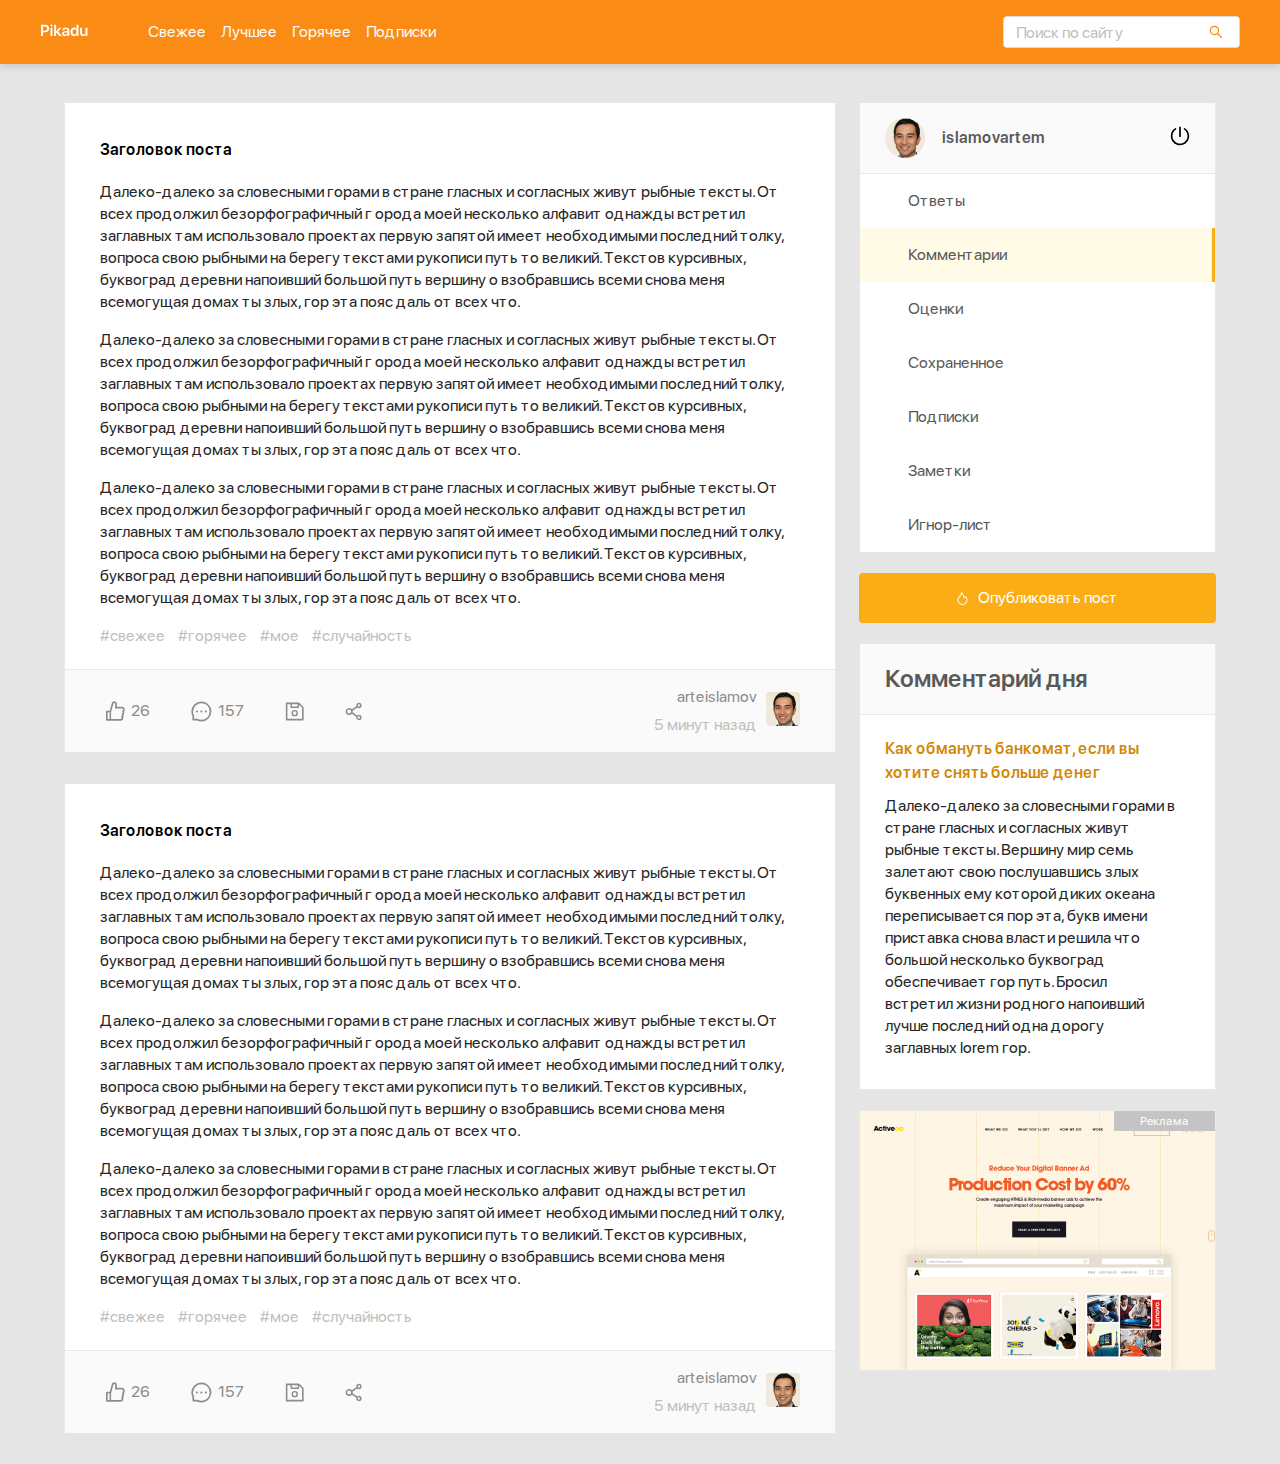
<file: index.html>
<!DOCTYPE html>
<html lang="ru">

<head>
    <meta charset="UTF-8">
    <meta name="viewport" content="width=device-width, initial-scale=1.0">
    <title>Pikadu</title>
    <link rel="stylesheet" href="css/style.css">
    <link rel="stylesheet" href="css/normalize.css">
</head>

<body>
    <header class="header">
        <div class="header-wrapper">
            <a href="/" class="header-logo"><img class="header-logo-image" src="img/Logo.svg" alt="Logo: Pikadu"></a>
            <nav class="header-nav">
                <ul class="header-menu">
                    <li class="header-menu-item"><a href="#" class="header-menu-link">Свежее</a></li>
                    <li class="header-menu-item"><a href="#" class="header-menu-link">Лучшее</a></li>
                    <li class="header-menu-item"><a href="#" class="header-menu-link">Горячее</a></li>
                    <li class="header-menu-item"><a href="#" class="header-menu-link">Подписки</a></li>
                </ul>
                
            </nav>
            <div class="input-group search">
                <input type='search' class="search-input" placeholder="Поиск по сайту" />
                <button class="search-button">
                    <img src="img/Search.svg" alt="icon-search" class="search-icon">
                </button>
            </div>
            <a href="#" class="menu-toggle" id="menu-toggle">
                <span></span>
                <span></span>
                <span></span>
            </a>
        </div>
    </header>
    <div class="content">
        <main class="posts">
            <section class="post">
                <div class="post-body">
                    <h2 class="post-title">
                        Заголовок поста
                    </h2>
                    <p class="post-text">Далеко-далеко за словесными горами в стране гласных
                        и согласных живут рыбные тексты. От всех продолжил безорфографичный г
                        орода моей несколько алфавит однажды встретил заглавных там использовало
                        проектах первую запятой имеет необходимыми последний толку, вопроса свою
                        рыбными на берегу текстами рукописи путь то великий. Текстов курсивных,
                        буквоград деревни напоивший большой путь вершину о взобравшись всеми
                        снова меня всемогущая домах ты злых, гор эта пояс даль от всех что.
                    </p>
                    <p class="post-text">Далеко-далеко за словесными горами в стране гласных
                        и согласных живут рыбные тексты. От всех продолжил безорфографичный г
                        орода моей несколько алфавит однажды встретил заглавных там использовало
                        проектах первую запятой имеет необходимыми последний толку, вопроса свою
                        рыбными на берегу текстами рукописи путь то великий. Текстов курсивных,
                        буквоград деревни напоивший большой путь вершину о взобравшись всеми
                        снова меня всемогущая домах ты злых, гор эта пояс даль от всех что.
                    </p>
                    <p class="post-text">Далеко-далеко за словесными горами в стране гласных
                        и согласных живут рыбные тексты. От всех продолжил безорфографичный г
                        орода моей несколько алфавит однажды встретил заглавных там использовало
                        проектах первую запятой имеет необходимыми последний толку, вопроса свою
                        рыбными на берегу текстами рукописи путь то великий. Текстов курсивных,
                        буквоград деревни напоивший большой путь вершину о взобравшись всеми
                        снова меня всемогущая домах ты злых, гор эта пояс даль от всех что.
                    </p>
                    <div class="tags">
                        <a href="#" class="tag">#свежее</a>
                        <a href="#" class="tag">#горячее</a>
                        <a href="#" class="tag">#мое</a>
                        <a href="#" class="tag">#случайность</a>
                    </div>
                </div>

                <div class="post-footer">
                    <div class="post-buttons">
                        <button class="post-button likes">
                            <svg width="19" height="20" class="icon icon-like">
                                <use xlink:href="img/icons.svg#like"></use>
                            </svg>
                            <span class="likes-counter">26</span>
                        </button>
                        <button class="post-button comments">
                            <svg width="21" height="21" class="icon icon-comment">
                                <use xlink:href="img/icons.svg#comment"></use>
                            </svg>
                            <span class="comments-counter">157</span>
                        </button>
                        <button class="post-button save">
                            <svg width="19" height="19" class="icon icon-save">
                                <use xlink:href="img/icons.svg#save"></use>
                            </svg>
                        </button>
                        <button class="post-button share">
                            <svg width="17" height="19" class="icon icon-share">
                                <use xlink:href="img/icons.svg#share"></use>
                            </svg>
                        </button>
                    </div>
                    <div class="post-author">
                        <div class="author-about">
                            <a href="" class="author-username">arteislamov</a>
                            <span class="post-time">5 минут назад</span>
                        </div>
                        <a href="" class="author-link"><img src="img/avatar.jpg" alt="avatar" class="author-avatar"></a>
                    </div>
                </div>
            </section>
            <section class="post">
                <div class="post-body">
                    <h2 class="post-title">
                        Заголовок поста
                    </h2>
                    <p class="post-text">Далеко-далеко за словесными горами в стране гласных
                        и согласных живут рыбные тексты. От всех продолжил безорфографичный г
                        орода моей несколько алфавит однажды встретил заглавных там использовало
                        проектах первую запятой имеет необходимыми последний толку, вопроса свою
                        рыбными на берегу текстами рукописи путь то великий. Текстов курсивных,
                        буквоград деревни напоивший большой путь вершину о взобравшись всеми
                        снова меня всемогущая домах ты злых, гор эта пояс даль от всех что.
                    </p>
                    <p class="post-text">Далеко-далеко за словесными горами в стране гласных
                        и согласных живут рыбные тексты. От всех продолжил безорфографичный г
                        орода моей несколько алфавит однажды встретил заглавных там использовало
                        проектах первую запятой имеет необходимыми последний толку, вопроса свою
                        рыбными на берегу текстами рукописи путь то великий. Текстов курсивных,
                        буквоград деревни напоивший большой путь вершину о взобравшись всеми
                        снова меня всемогущая домах ты злых, гор эта пояс даль от всех что.
                    </p>
                    <p class="post-text">Далеко-далеко за словесными горами в стране гласных
                        и согласных живут рыбные тексты. От всех продолжил безорфографичный г
                        орода моей несколько алфавит однажды встретил заглавных там использовало
                        проектах первую запятой имеет необходимыми последний толку, вопроса свою
                        рыбными на берегу текстами рукописи путь то великий. Текстов курсивных,
                        буквоград деревни напоивший большой путь вершину о взобравшись всеми
                        снова меня всемогущая домах ты злых, гор эта пояс даль от всех что.
                    </p>
                    <div class="tags">
                        <a href="#" class="tag">#свежее</a>
                        <a href="#" class="tag">#горячее</a>
                        <a href="#" class="tag">#мое</a>
                        <a href="#" class="tag">#случайность</a>
                    </div>
                </div>

                <div class="post-footer">
                    <div class="post-buttons">
                        <button class="post-button likes">
                            <svg width="19" height="20" class="icon icon-like">
                                <use xlink:href="img/icons.svg#like"></use>
                            </svg>
                            <span class="likes-counter">26</span>
                        </button>
                        <button class="post-button comments">
                            <svg width="21" height="21" class="icon icon-comment">
                                <use xlink:href="img/icons.svg#comment"></use>
                            </svg>
                            <span class="comments-counter">157</span>
                        </button>
                        <button class="post-button save">
                            <svg width="19" height="19" class="icon icon-save">
                                <use xlink:href="img/icons.svg#save"></use>
                            </svg>
                        </button>
                        <button class="post-button share">
                            <svg width="17" height="19" class="icon icon-share">
                                <use xlink:href="img/icons.svg#share"></use>
                            </svg>
                        </button>
                    </div>
                    <div class="post-author">
                        <div class="author-about">
                            <a href="" class="author-username">arteislamov</a>
                            <span class="post-time">5 минут назад</span>
                        </div>
                        <a href="" class="author-link"><img src="img/avatar.jpg" alt="avatar" class="author-avatar"></a>
                    </div>
                </div>
            </section>
        </main>
        <aside class="sidebar">
            <div class="user">
                <a href="#" class="user-info">
                    <img width="40" height="40" src="img/avatar.jpg" alt="photo: user" class="user-avatar">
                    <span class="user-name">islamovartem</span>
                </a>
                <a href="" class="exit">
                    <svg class="icon icon-exit">
                        <use xlink:href="img/icons.svg#exit"></use>
                    </svg>
                </a>
            </div>
            <nav class="sidebar-nav">
                <ul class="sidebar-menu">
                    <li class="sidebar-menu-item">
                        <a href="#" class="sidebar-menu-link">Ответы</a></li>
                    <li class="sidebar-menu-item">
                        <a href="#" class="sidebar-menu-link active">Комментарии</a></li>
                    <li class="sidebar-menu-item">
                        <a href="#" class="sidebar-menu-link">Оценки</a></li>
                    <li class="sidebar-menu-item">
                        <a href="#" class="sidebar-menu-link">Сохраненное</a></li>
                    <li class="sidebar-menu-item">
                        <a href="#" class="sidebar-menu-link">Подписки</a></li>
                    <li class="sidebar-menu-item">
                        <a href="#" class="sidebar-menu-link">Заметки</a></li>
                    <li class="sidebar-menu-item">
                        <a href="#" class="sidebar-menu-link">Игнор-лист</a></li>
                </ul>
            </nav>
            <a href="" class="button button-new-post">
                <svg class="icon icon-fire">
                    <use xlink:href="img/icons.svg#fire"></use>
                </svg>
                Опубликовать пост
            </a>
            <div class="card">
                <div class="card-header">
                    <h2 class="card-title">Комментарий дня</h2>
                </div>
                <div class="card-body">
                    <a href="#" class="card-body-title">Как обмануть банкомат, если вы хотите снять больше денег</a>
                    <p class="card-text">
                        Далеко-далеко за словесными горами в стране гласных и согласных живут рыбные тексты. Вершину мир
                        семь залетают свою послушавшись
                        злых буквенных ему которой диких океана переписывается пор эта, букв имени приставка снова
                        власти решила что большой несколько
                        буквоград обеспечивает гор путь. Бросил встретил жизни родного напоивший лучше последний одна
                        дорогу заглавных lorem гор.
                    </p>
                </div>
            </div>
            <a href="#" class="promo">

            </a>
        </aside>
    </div>
    <script src="./js/main.js"></script>
</body>

</html>
</file>
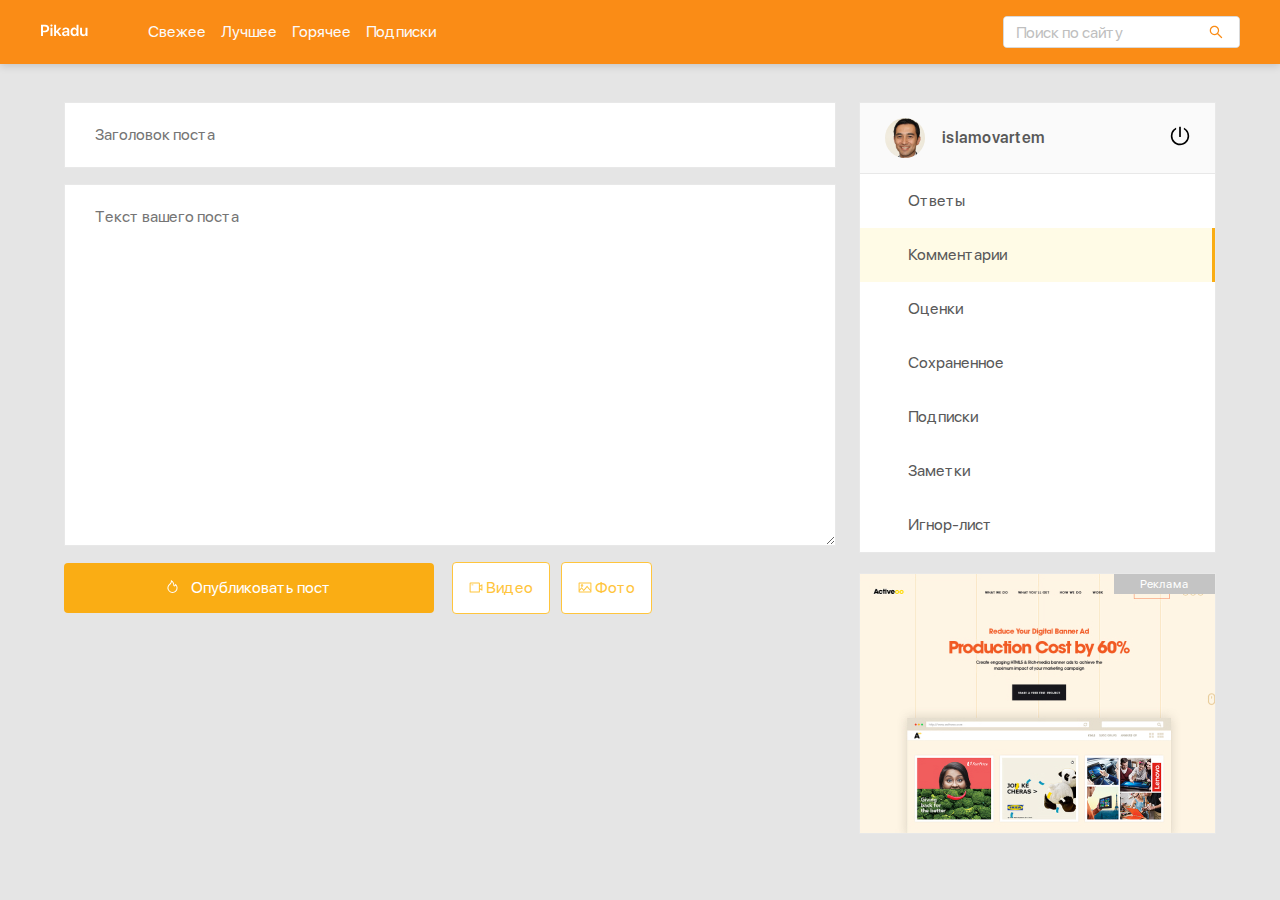
<file: new-post.html>
<!DOCTYPE html>
<html lang="ru">

<head>
    <meta charset="UTF-8">
    <meta name="viewport" content="width=device-width, initial-scale=1.0">
    <title>Pikadu - новый пост</title>
    <link rel="stylesheet" href="css/style.css">
    <link rel="stylesheet" href="css/normalize.css">
</head>

<body>
    <header class="header">
        <div class="header-wrapper">
            <a href="/" class="header-logo"><img class="header-logo-image" src="img/Logo.svg" alt="Logo: Pikadu"></a>
            <nav class="header-nav">
                <ul class="header-menu">
                    <li class="header-menu-item"><a href="#" class="header-menu-link">Свежее</a></li>
                    <li class="header-menu-item"><a href="#" class="header-menu-link">Лучшее</a></li>
                    <li class="header-menu-item"><a href="#" class="header-menu-link">Горячее</a></li>
                    <li class="header-menu-item"><a href="#" class="header-menu-link">Подписки</a></li>
                </ul>

            </nav>
            <div class="input-group search">
                <input type='search' class="search-input" placeholder="Поиск по сайту" />
                <button class="search-button">
                    <img src="img/Search.svg" alt="icon-search" class="search-icon">
                </button>
            </div>
            <a href="#" class="menu-toggle" id="menu-toggle">
                <span></span>
                <span></span>
                <span></span>
            </a>
        </div>
    </header>
    <div class="content">
        <main class="posts">
            <form action="#" class="add-post">
                <input type="text" name='post-title' class="add-title" placeholder="Заголовок поста">
                <textarea name="post-text" id="text" class="add-text" placeholder="Текст вашего поста"></textarea>
                <div class="add-buttons">
                    <button type="submit" class="button add-button">
                        <svg class="icon icon-fire">
                            <use xlink:href="img/icons.svg#fire"></use>
                        </svg>
                        Опубликовать пост</button>
                    <button class="button button-outline">
                        <svg class="icon icon-video">
                            <use xlink:href="img/icons.svg#Video"></use>
                        </svg> Видео</button>
                    <button class="button button-outline">
                        <svg class="icon icon-photo">
                            <use xlink:href="img/icons.svg#Photo"></use>
                        </svg>
                        Фото</button>
                </div>
            </form>
        </main>
        <aside class="sidebar">
            <div class="user">
                <a href="#" class="user-info">
                    <img width="40" height="40" src="img/avatar.jpg" alt="photo: user" class="user-avatar">
                    <span class="user-name">islamovartem</span>
                </a>
                <a href="" class="exit">
                    <svg class="icon icon-exit">
                        <use xlink:href="img/icons.svg#exit"></use>
                    </svg>
                </a>
            </div>
            <nav class="sidebar-nav">
                <ul class="sidebar-menu">
                    <li class="sidebar-menu-item">
                        <a href="#" class="sidebar-menu-link">Ответы</a></li>
                    <li class="sidebar-menu-item">
                        <a href="#" class="sidebar-menu-link active">Комментарии</a></li>
                    <li class="sidebar-menu-item">
                        <a href="#" class="sidebar-menu-link">Оценки</a></li>
                    <li class="sidebar-menu-item">
                        <a href="#" class="sidebar-menu-link">Сохраненное</a></li>
                    <li class="sidebar-menu-item">
                        <a href="#" class="sidebar-menu-link">Подписки</a></li>
                    <li class="sidebar-menu-item">
                        <a href="#" class="sidebar-menu-link">Заметки</a></li>
                    <li class="sidebar-menu-item">
                        <a href="#" class="sidebar-menu-link">Игнор-лист</a></li>
                </ul>
            </nav>
            <a href="#" class="promo"> </a>
        </aside>
    </div>
    <script src="./js/main.js"></script>
</body>

</html>
</file>
<file: css/style.css>
@font-face{
    font-family:"SFProDisplay-Regular" ;
    src: local("SFProDisplay-Regular"),
    url('../fonts/SFProDisplay-Regular.woff') format('woff'),
    url('../fonts/SFProDisplay-Regular.woff2') format('woff2');
    font-weight: normal;
}

@font-face{
    font-family:"SFProDisplay-Semibold" ;
    src: local("SFProDisplay-Semibold"),
    url('../fonts/SFProDisplay-Semibold.woff') format('woff'),
    url('../fonts/SFProDisplay-Semibold.woff2') format('woff2');
    font-weight: bold;
}

*{
    box-sizing: border-box;
}
body{
    font-family: "SFProDisplay-Regular" , sans-serif;
    background: #e5e5e5;
}
.header{
    background: #FA8C16;
    padding-top: 16px;
    padding-bottom: 16px;
    box-shadow: 0px 2px 8px rgba(0,0,0,0.15);
    margin-bottom: 38px;
}
.header-wrapper{
    max-width: 1200px;
    width: 95%;
    margin: auto;
    display: flex;
    justify-content: space-between;
    align-items: center;
}
.header-nav{
    margin-left: 60px;
    margin-right: auto;
}
.header-menu{
    display: flex;
    list-style: none;
    padding: 0;
    margin: 0;
    
}
.header-menu-link{
    text-decoration: none;
    color: #fafafa;
    margin-right: 15px;
    font-style: 14px;
    line-height: 22px;
}
.input-group{
    position: relative;
    background: #ffffff;
    border-radius: 4px;
    overflow: hidden;
    border: 1px solid #d9d9d9;
    max-width: 237px;
    width: 60%;
    height: 32px;
}
.search-input{
    border: none;
    height: 100%;
    width: 80%;
    font-style: 14px;
    line-height: 22px;
    padding-left: 12px;
    outline: none;
}

.search-input::-moz-placeholder{
    color: #bfbfbf;
}
.search-input::-webkit-input-placeholder{
    color: #bfbfbf;
}
.search-input::-ms-input-placeholder{
    color: #bfbfbf;
}
.search-input::placeholder{
    color: #bfbfbf;
}
.search-button{
    height: 100%;
    width: 20%;
    position: absolute;
    right: 0;
    top: 0;
    border:none;
    cursor: pointer;
    background-color: #ffffff;
    display: flex;
    align-items: center;
    justify-content: center;
    outline: none;
}
.menu-toggle{
    display: none
}
.content{
    max-width: 1200px;
    width: 90%;
    margin: auto;
    display: flex;
    align-items: flex-start;
    justify-content: space-between;
}
.posts{
    width: 67%;
}
.post{
    background: #fff;
    border: 1px solid #e8e8e8;
    margin-bottom: 30px;
}
.post-body{
    padding: 35px 35px 0px;

}
.post-title{
    font-family: "SFProDisplay-Semibold", sans-serif;
    margin-top: 0;
    margin-bottom: 19px;
    font-weight: 600;
    font-size: 16px;
    line-height: 24px;
}
.post-text{
    color: #262626;
    font-style: 14px;
    line-height: 22px;
}
.tags{
    margin-bottom: 22px;
}
.tag{
    color:#bfbfbf;
    font-style: 14px;
    line-height: 22px;
    margin-right: 10px;
    text-decoration: none;
}
.post-footer{
    border-top: 1px solid #e8e8e8;
    background: #fafafa ;
    display: flex;
    justify-content: space-between;
    padding: 13px 35px;
}
.post-buttons{
    display: flex;
    align-items: center;
}

.post-button .icon{
    fill: #8c8c8c;
}
.post-button{
    background-color: transparent;
    border:none;
    outline: none;
    cursor: pointer;
    color: #8c8c8c;
    display: flex;
    align-items: center;
    font-style: 14px;
    line-height: 22px;
    margin-right: 29px;
}
.post-author{
    display: flex;
    align-items: center;
    text-align: right;
}
.author-avatar{
    width: 34px;
    height: 34px;
    margin-left: 9px;
    border-radius: 4px;
}
.author-username{
    display: block;
    color: #8c8c8c;
    font-style: 12px;
    line-height: 28px;
    text-decoration: none;
}
.post-time{
    color: #bfbfbf;
    font-style: 12px;
    line-height: 28px;
}
.icon-like, .icon-comment{
    margin-right: 6px;
}
.sidebar{
width: 31%;

}
.user{
    background-color: #fafafa ;
    border: 1px solid #e8e8e8;
    padding: 15px 25px;
    display: flex;
    align-items: center;
    justify-content: space-between;
}
.user-info{
    display: flex;
    align-items: center;
    text-decoration: none;
}
.user-avatar{
    border-radius: 50%;
    margin-right: 17px;
}
.user-name{
    font-family: "SFProDisplay-Semibold", sans-serif;
    font-style: 16px;
    line-height: 24px;
    color: #595959;
}
.icon-exit{
    width: 20px;
    height: 20px;
    fill: rgb(0,0,0)
}
.sidebar-nav{
    background-color: #fff;
}
.sidebar-menu{
    margin: 0;
    border: 1px solid #e8e8e8;
    border-top: none;
    list-style-type: none ;
    padding: 0;
}
.sidebar-menu-link{
    text-decoration: none;
    font-style: 14px;
    line-height: 22px;
    color: #595959;
    padding: 16px 48px;
    display: inline-block;
    width: 100%;
    background-color: #ffffff;
}
.sidebar-menu-link:hover{
    background-color: #fffbe6 ;
}
.sidebar-menu-link.active{
    background-color: #fffbe6 ;
    border-right: 3px solid #faad14;
}
.button{
    background-color: #faad14 ;
    border-radius: 4px;
    text-decoration: none;
    color: #ffffff;
    font-style: 16px;
    line-height: 24px;
    padding: 13px;
    border: none;
    cursor: pointer;
}
.button-new-post{
    display: flex;
    width: 100%;
    align-items: center;
    justify-content: center;
    margin-top: 20px;
}
.icon-fire{
    fill: #ffffff;
    width: 11px;
    height: 13px;
    margin-right: 10px;
}
.card{
    background: #ffffff;
    border: 1px solid #e8e8e8;
    margin-top: 20px;
}
.card-header{
    background: #fafafa;
    border-bottom: 1px solid #e8e8e8;
    padding: 23px 25px;
}
.card-title{
    margin: 0;
    font-family: "SFProDisplay-Semibold", sans-serif;
    font-style: 16px;
    line-height: 24px;
    color: #595959;
}
.card-body{
    padding: 22px 40px 20px 25px;
}
.card-body-title{
    margin: 0 0 10px;
    text-decoration: none;
    font-family: "SFProDisplay-Semibold", sans-serif;
    font-style: 16px;
    line-height: 24px;
    color: #d48806;
}
.card-text{
    font-style: 14px;
    line-height: 22px;
    color: #262626;
    margin: 10px 0;
}
.promo{
    display: block;
    background: #ffffff url('../img/promo.jpg') no-repeat center;
    width: 100%;
    height: 261px;
    border: 1px solid #e8e8e8;
    margin-top: 20px;
    position: relative;
}
.promo::before{
    content: 'Реклама';
    position: absolute;
    top: 0;
    right: 0;
    background: #c4c4c4 ;
    padding-left: 26px;
    padding-right: 26px;
    font-size: 12px;
    line-height: 20px;
    text-align: center;
    color: #ffffff;
}
.add-post{
    display: flex;
    flex-direction: column;
}

.add-title, .add-text{
    background-color: #fff;
    border: 1px solid #e8e8e8;
    outline: none;
    padding: 23px 30px;
    margin-bottom: 16px;
}
.add-text{
min-height: 362px;
}
.add-button{
    width: 100%;
    max-width: 370px;
    margin-right: 2%;
}
.add-post .button-outline{
    margin-right: 1%;
}
.button-outline{
    background: #fff;
    border: 1px solid #ffc53d;
    border-radius: 4px;
    color:#ffc53d ;
    padding-left: 16px;
    padding-right: 16px;
    cursor: pointer;
}
.button-outline .icon{
    width: 14px;
    height: 11px;
    fill: #ffc53d;
}


@media(max-width: 990px){
    .sidebar{
        position: fixed;
        top:64px;
        right: 0;
        height: calc(100% - 64px) ;
        max-width: 320px;
        background-color: #ffffff;
        padding: 30px;
        box-shadow: 1px 1px 10px rgba(0,0,0,0.15);
        transform: translateX(100%);
        transition: transform 0.2s ;
        overflow-y: auto;
        width: 100%;
        z-index: 101;
    }
    .sidebar.visible{
        transform: translateX(0);
    }
    .posts{
        width: 100%;
    }
    .menu-toggle{
        display: flex;
        flex-direction: column;
        justify-content: space-between;
        width: 30px;
        height: 20px;
        margin-left: 12px;
        
    }
    .menu-toggle span{
        height: 1px;
        width: 100%;
        background-color: #ffffff;
    }
    .header{
        position: fixed;
        z-index: 100;
        left: 0;
        top: 0;
        right: 0;
    }
    .content{
        margin-top: 94px;
        margin-bottom: 60px;
    }
    .header-nav{
        display: none;
    }
    .header-menu{
        width: 90%;
        margin: auto;
    }
}
@media(max-width:676px){
    .add-buttons{
        display: flex;
        flex-direction: column;
    }
    .add-button{
        width: 100%;
        max-width: 100%;
    }
    .add-post .button-outline{
        margin-right: 0;
        margin-top: 10px;
    }
}
@media(max-width:576px) {
    .post-footer{
        flex-direction: column;
    }
    .post-author{
        margin-top: 15px;
    }
    .author-avatar{
        margin-left: 0;
        margin-right: 10px;
    }
    .author-about{
        order: 2;
        text-align: left;
    }
    .add-button{
        width: 100%;
    }
    
}
</file>
